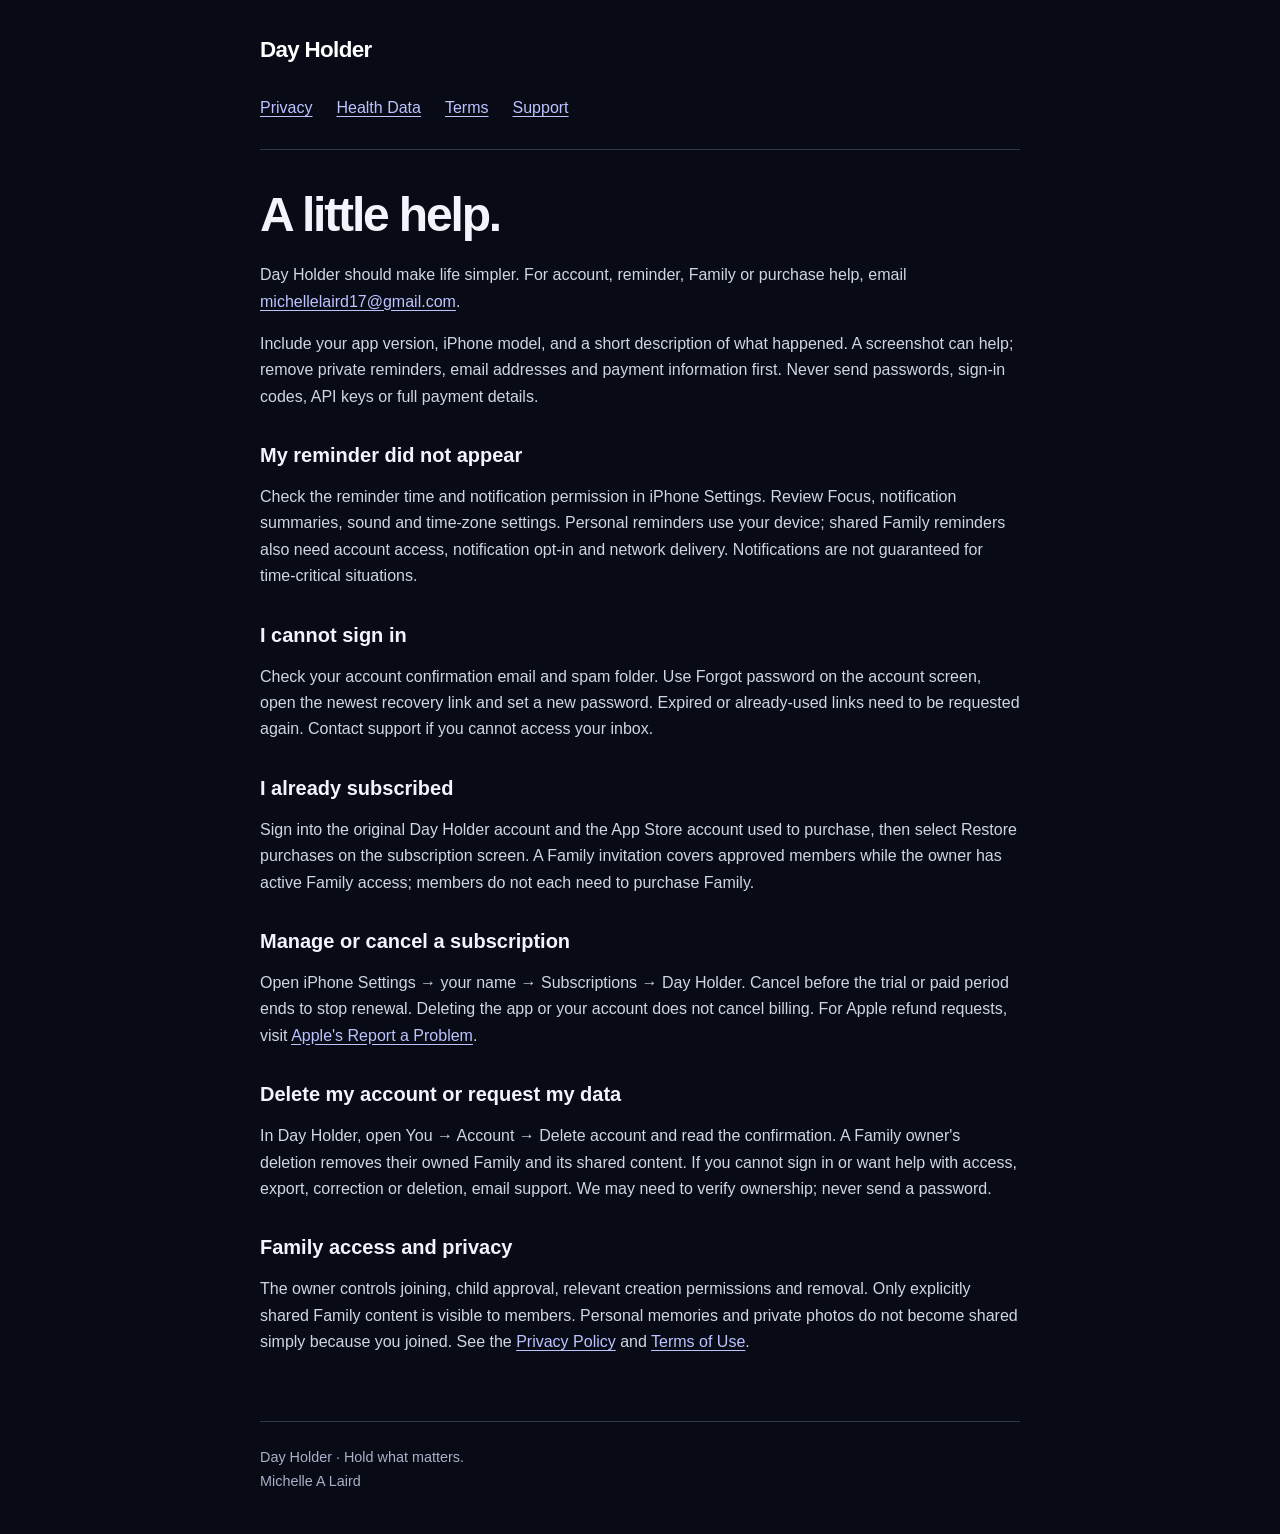
<file: index.html>
<!doctype html><html lang="en"><head><meta charset="utf-8"><meta name="viewport" content="width=device-width, initial-scale=1"><meta name="color-scheme" content="dark"><title>Support · Day Holder</title><link rel="stylesheet" href="style.css"></head><body><a class="skip" href="#main">Skip to content</a><header><a class="brand" href="index.html">Day Holder</a><nav aria-label="Information"><a href="privacy.html">Privacy</a><a href="consumer-health.html">Health Data</a><a href="terms.html">Terms</a><a href="support.html">Support</a></nav></header><main id="main"><h1>A little help.</h1>
<p>Day Holder should make life simpler. For account, reminder, Family or purchase help, email <a href="mailto:michellelaird17@gmail.com">michellelaird17@gmail.com</a>.</p>
<p>Include your app version, iPhone model, and a short description of what happened. A screenshot can help; remove private reminders, email addresses and payment information first. Never send passwords, sign-in codes, API keys or full payment details.</p>
<h2>My reminder did not appear</h2>
<p>Check the reminder time and notification permission in iPhone Settings. Review Focus, notification summaries, sound and time-zone settings. Personal reminders use your device; shared Family reminders also need account access, notification opt-in and network delivery. Notifications are not guaranteed for time-critical situations.</p>
<h2>I cannot sign in</h2>
<p>Check your account confirmation email and spam folder. Use Forgot password on the account screen, open the newest recovery link and set a new password. Expired or already-used links need to be requested again. Contact support if you cannot access your inbox.</p>
<h2>I already subscribed</h2>
<p>Sign into the original Day Holder account and the App Store account used to purchase, then select Restore purchases on the subscription screen. A Family invitation covers approved members while the owner has active Family access; members do not each need to purchase Family.</p>
<h2>Manage or cancel a subscription</h2>
<p>Open iPhone Settings → your name → Subscriptions → Day Holder. Cancel before the trial or paid period ends to stop renewal. Deleting the app or your account does not cancel billing. For Apple refund requests, visit <a href="https://reportaproblem.apple.com/">Apple's Report a Problem</a>.</p>
<h2>Delete my account or request my data</h2>
<p>In Day Holder, open You → Account → Delete account and read the confirmation. A Family owner's deletion removes their owned Family and its shared content. If you cannot sign in or want help with access, export, correction or deletion, email support. We may need to verify ownership; never send a password.</p>
<h2>Family access and privacy</h2>
<p>The owner controls joining, child approval, relevant creation permissions and removal. Only explicitly shared Family content is visible to members. Personal memories and private photos do not become shared simply because you joined. See the <a href="privacy.html">Privacy Policy</a> and <a href="terms.html">Terms of Use</a>.</p>
</main><footer>Day Holder · Hold what matters.<br>Michelle A Laird</footer></body></html>
</file>
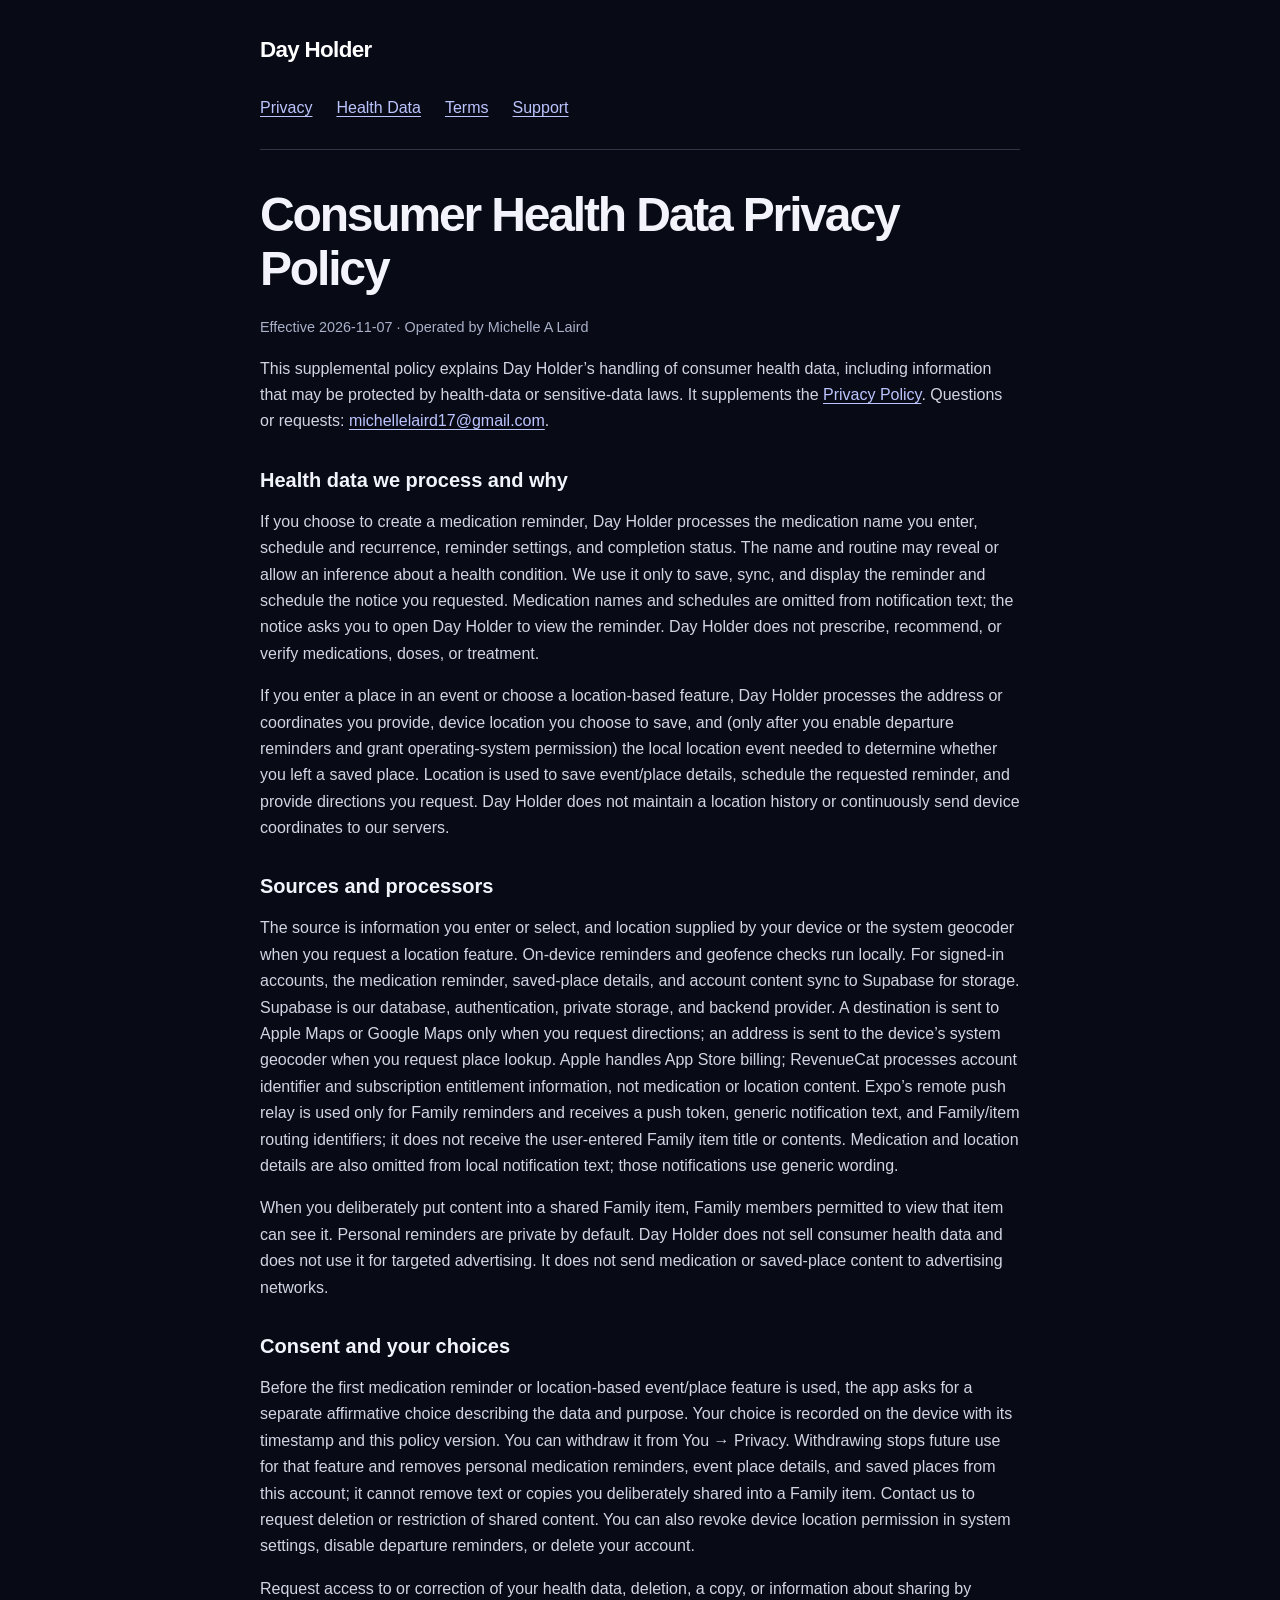
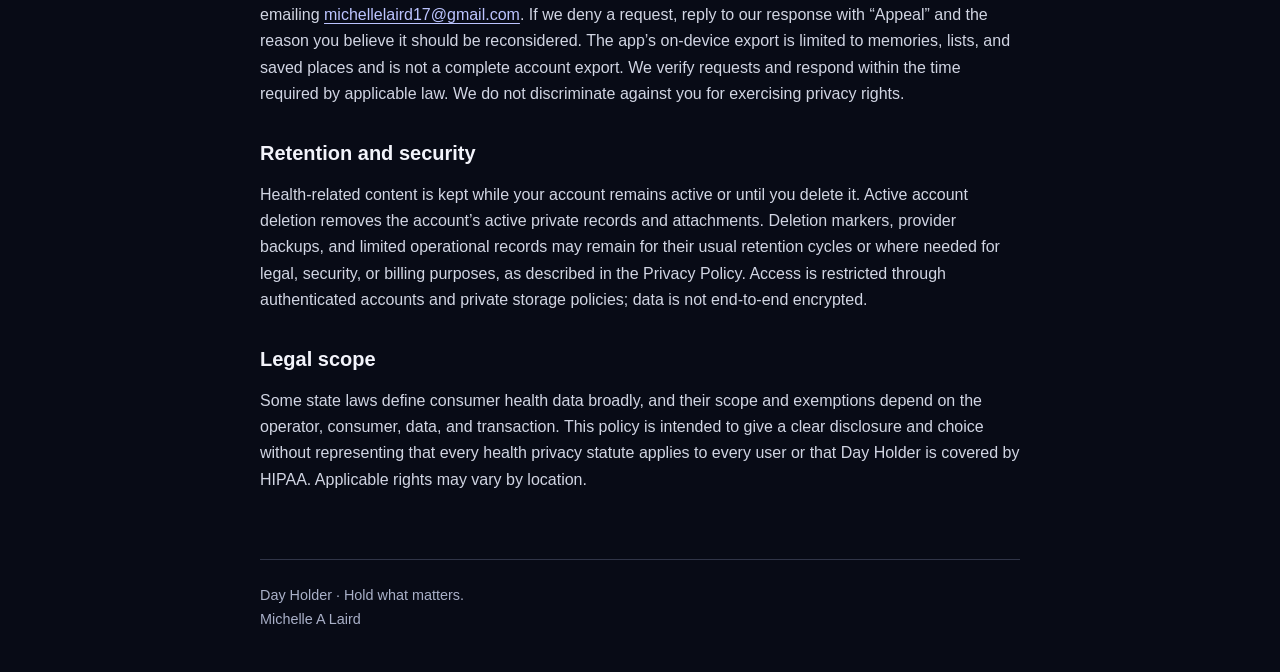
<file: consumer-health.html>
<!doctype html><html lang="en"><head><meta charset="utf-8"><meta name="viewport" content="width=device-width, initial-scale=1"><meta name="color-scheme" content="dark"><title>Consumer Health Data Privacy Policy · Day Holder</title><link rel="stylesheet" href="style.css"></head><body><a class="skip" href="#main">Skip to content</a><header><a class="brand" href="index.html">Day Holder</a><nav aria-label="Information"><a href="privacy.html">Privacy</a><a href="consumer-health.html">Health Data</a><a href="terms.html">Terms</a><a href="support.html">Support</a></nav></header><main id="main"><h1>Consumer Health Data Privacy Policy</h1>
<p class="meta">Effective 2026-11-07 · Operated by Michelle A Laird</p>
<p>This supplemental policy explains Day Holder’s handling of consumer health data, including information that may be protected by health-data or sensitive-data laws. It supplements the <a href="privacy.html">Privacy Policy</a>. Questions or requests: <a href="mailto:michellelaird17@gmail.com">michellelaird17@gmail.com</a>.</p>
<h2>Health data we process and why</h2>
<p>If you choose to create a medication reminder, Day Holder processes the medication name you enter, schedule and recurrence, reminder settings, and completion status. The name and routine may reveal or allow an inference about a health condition. We use it only to save, sync, and display the reminder and schedule the notice you requested. Medication names and schedules are omitted from notification text; the notice asks you to open Day Holder to view the reminder. Day Holder does not prescribe, recommend, or verify medications, doses, or treatment.</p>
<p>If you enter a place in an event or choose a location-based feature, Day Holder processes the address or coordinates you provide, device location you choose to save, and (only after you enable departure reminders and grant operating-system permission) the local location event needed to determine whether you left a saved place. Location is used to save event/place details, schedule the requested reminder, and provide directions you request. Day Holder does not maintain a location history or continuously send device coordinates to our servers.</p>
<h2>Sources and processors</h2>
<p>The source is information you enter or select, and location supplied by your device or the system geocoder when you request a location feature. On-device reminders and geofence checks run locally. For signed-in accounts, the medication reminder, saved-place details, and account content sync to Supabase for storage. Supabase is our database, authentication, private storage, and backend provider. A destination is sent to Apple Maps or Google Maps only when you request directions; an address is sent to the device’s system geocoder when you request place lookup. Apple handles App Store billing; RevenueCat processes account identifier and subscription entitlement information, not medication or location content. Expo’s remote push relay is used only for Family reminders and receives a push token, generic notification text, and Family/item routing identifiers; it does not receive the user-entered Family item title or contents. Medication and location details are also omitted from local notification text; those notifications use generic wording.</p>
<p>When you deliberately put content into a shared Family item, Family members permitted to view that item can see it. Personal reminders are private by default. Day Holder does not sell consumer health data and does not use it for targeted advertising. It does not send medication or saved-place content to advertising networks.</p>
<h2>Consent and your choices</h2>
<p>Before the first medication reminder or location-based event/place feature is used, the app asks for a separate affirmative choice describing the data and purpose. Your choice is recorded on the device with its timestamp and this policy version. You can withdraw it from You → Privacy. Withdrawing stops future use for that feature and removes personal medication reminders, event place details, and saved places from this account; it cannot remove text or copies you deliberately shared into a Family item. Contact us to request deletion or restriction of shared content. You can also revoke device location permission in system settings, disable departure reminders, or delete your account.</p>
<p>Request access to or correction of your health data, deletion, a copy, or information about sharing by emailing <a href="mailto:michellelaird17@gmail.com">michellelaird17@gmail.com</a>. If we deny a request, reply to our response with “Appeal” and the reason you believe it should be reconsidered. The app’s on-device export is limited to memories, lists, and saved places and is not a complete account export. We verify requests and respond within the time required by applicable law. We do not discriminate against you for exercising privacy rights.</p>
<h2>Retention and security</h2>
<p>Health-related content is kept while your account remains active or until you delete it. Active account deletion removes the account’s active private records and attachments. Deletion markers, provider backups, and limited operational records may remain for their usual retention cycles or where needed for legal, security, or billing purposes, as described in the Privacy Policy. Access is restricted through authenticated accounts and private storage policies; data is not end-to-end encrypted.</p>
<h2>Legal scope</h2>
<p>Some state laws define consumer health data broadly, and their scope and exemptions depend on the operator, consumer, data, and transaction. This policy is intended to give a clear disclosure and choice without representing that every health privacy statute applies to every user or that Day Holder is covered by HIPAA. Applicable rights may vary by location.</p>
</main><footer>Day Holder · Hold what matters.<br>Michelle A Laird</footer></body></html>
</file>
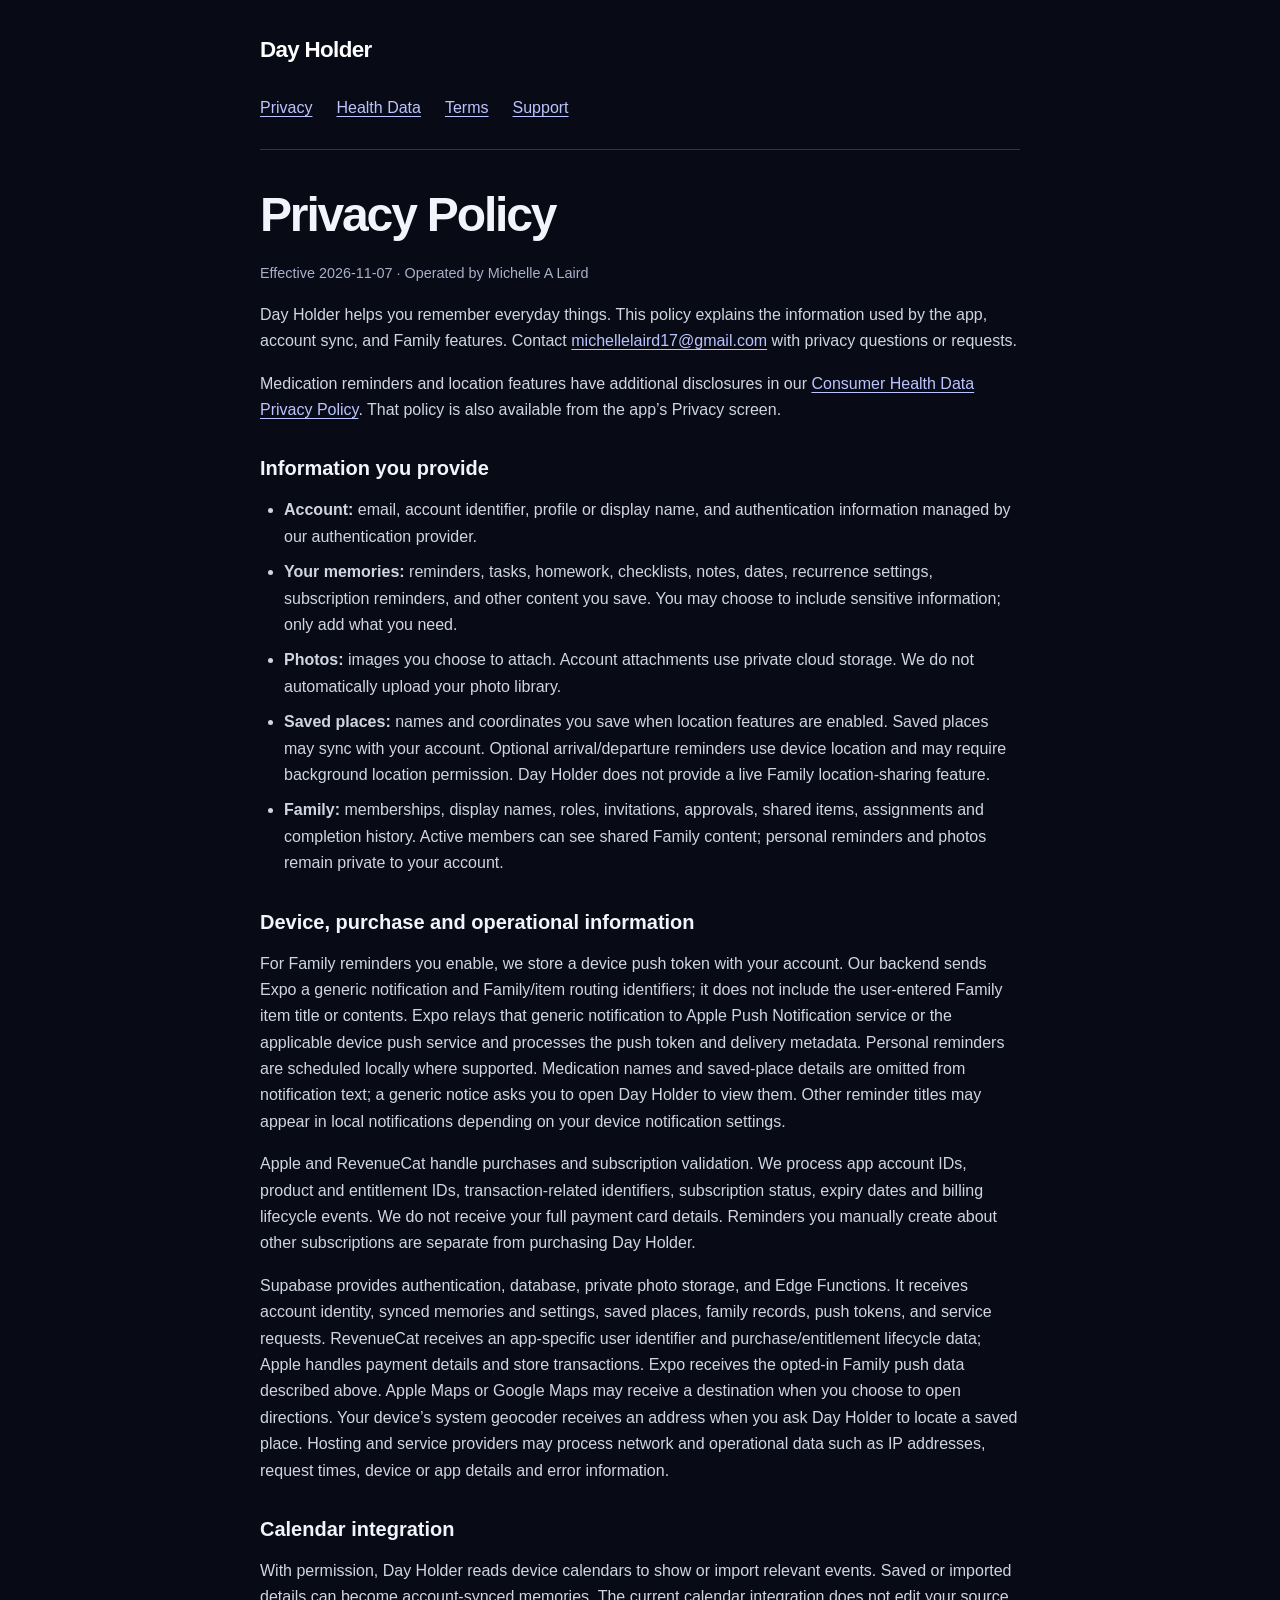
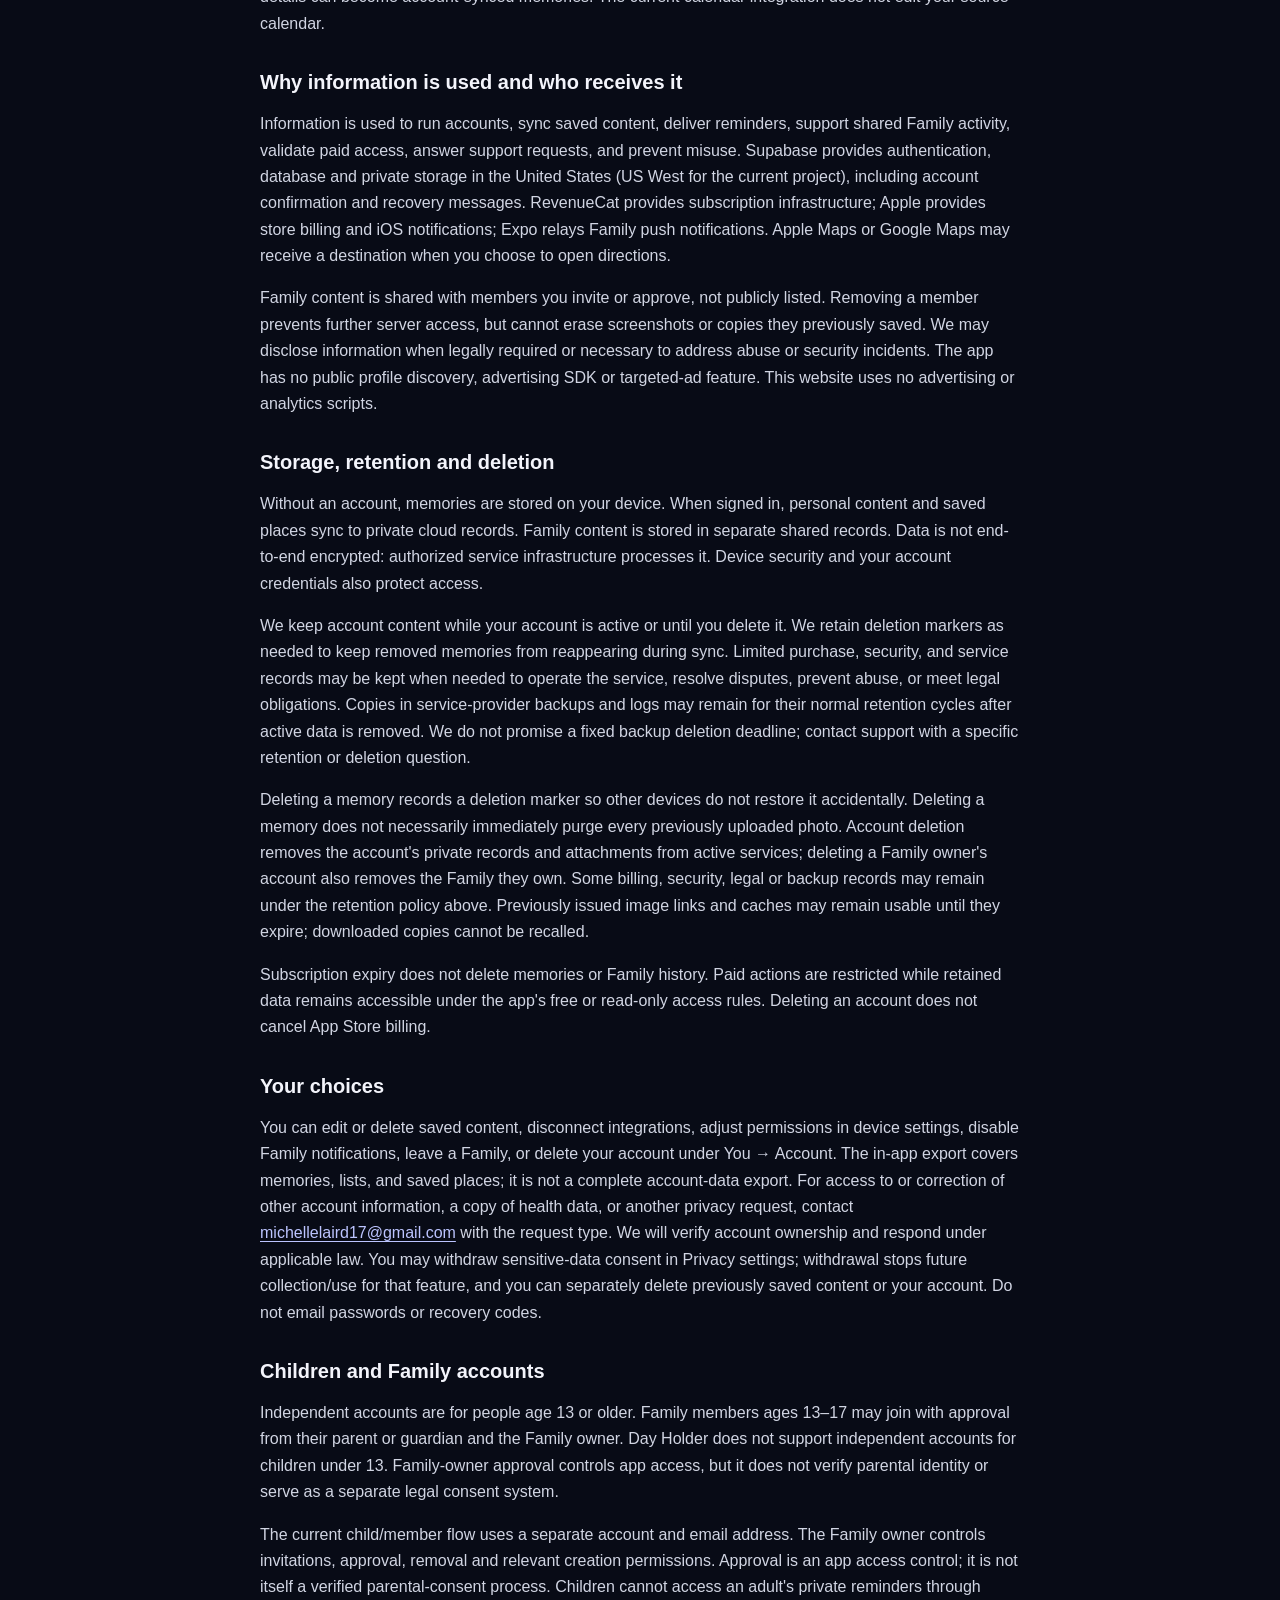
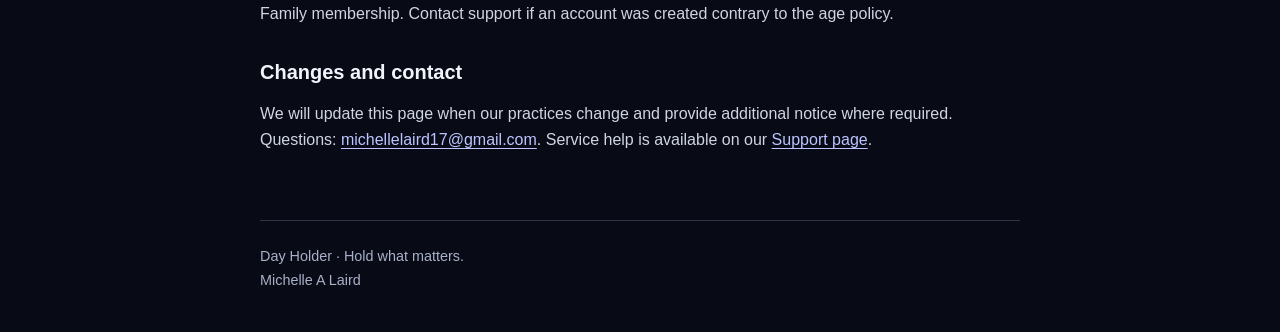
<file: privacy.html>
<!doctype html><html lang="en"><head><meta charset="utf-8"><meta name="viewport" content="width=device-width, initial-scale=1"><meta name="color-scheme" content="dark"><title>Privacy Policy · Day Holder</title><link rel="stylesheet" href="style.css"></head><body><a class="skip" href="#main">Skip to content</a><header><a class="brand" href="index.html">Day Holder</a><nav aria-label="Information"><a href="privacy.html">Privacy</a><a href="consumer-health.html">Health Data</a><a href="terms.html">Terms</a><a href="support.html">Support</a></nav></header><main id="main"><h1>Privacy Policy</h1>
<p class="meta">Effective 2026-11-07 · Operated by Michelle A Laird</p>
<p>Day Holder helps you remember everyday things. This policy explains the information used by the app, account sync, and Family features. Contact <a href="mailto:michellelaird17@gmail.com">michellelaird17@gmail.com</a> with privacy questions or requests.</p>
<p>Medication reminders and location features have additional disclosures in our <a href="consumer-health.html">Consumer Health Data Privacy Policy</a>. That policy is also available from the app’s Privacy screen.</p>
<h2>Information you provide</h2>
<ul>
<li><strong>Account:</strong> email, account identifier, profile or display name, and authentication information managed by our authentication provider.</li>
<li><strong>Your memories:</strong> reminders, tasks, homework, checklists, notes, dates, recurrence settings, subscription reminders, and other content you save. You may choose to include sensitive information; only add what you need.</li>
<li><strong>Photos:</strong> images you choose to attach. Account attachments use private cloud storage. We do not automatically upload your photo library.</li>
<li><strong>Saved places:</strong> names and coordinates you save when location features are enabled. Saved places may sync with your account. Optional arrival/departure reminders use device location and may require background location permission. Day Holder does not provide a live Family location-sharing feature.</li>
<li><strong>Family:</strong> memberships, display names, roles, invitations, approvals, shared items, assignments and completion history. Active members can see shared Family content; personal reminders and photos remain private to your account.</li>
</ul>
<h2>Device, purchase and operational information</h2>
<p>For Family reminders you enable, we store a device push token with your account. Our backend sends Expo a generic notification and Family/item routing identifiers; it does not include the user-entered Family item title or contents. Expo relays that generic notification to Apple Push Notification service or the applicable device push service and processes the push token and delivery metadata. Personal reminders are scheduled locally where supported. Medication names and saved-place details are omitted from notification text; a generic notice asks you to open Day Holder to view them. Other reminder titles may appear in local notifications depending on your device notification settings.</p>
<p>Apple and RevenueCat handle purchases and subscription validation. We process app account IDs, product and entitlement IDs, transaction-related identifiers, subscription status, expiry dates and billing lifecycle events. We do not receive your full payment card details. Reminders you manually create about other subscriptions are separate from purchasing Day Holder.</p>
<p>Supabase provides authentication, database, private photo storage, and Edge Functions. It receives account identity, synced memories and settings, saved places, family records, push tokens, and service requests. RevenueCat receives an app-specific user identifier and purchase/entitlement lifecycle data; Apple handles payment details and store transactions. Expo receives the opted-in Family push data described above. Apple Maps or Google Maps may receive a destination when you choose to open directions. Your device’s system geocoder receives an address when you ask Day Holder to locate a saved place. Hosting and service providers may process network and operational data such as IP addresses, request times, device or app details and error information.</p>
<h2>Calendar integration</h2>
<p>With permission, Day Holder reads device calendars to show or import relevant events. Saved or imported details can become account-synced memories. The current calendar integration does not edit your source calendar.</p>
<h2>Why information is used and who receives it</h2>
<p>Information is used to run accounts, sync saved content, deliver reminders, support shared Family activity, validate paid access, answer support requests, and prevent misuse. Supabase provides authentication, database and private storage in the United States (US West for the current project), including account confirmation and recovery messages. RevenueCat provides subscription infrastructure; Apple provides store billing and iOS notifications; Expo relays Family push notifications. Apple Maps or Google Maps may receive a destination when you choose to open directions.</p>
<p>Family content is shared with members you invite or approve, not publicly listed. Removing a member prevents further server access, but cannot erase screenshots or copies they previously saved. We may disclose information when legally required or necessary to address abuse or security incidents. The app has no public profile discovery, advertising SDK or targeted-ad feature. This website uses no advertising or analytics scripts.</p>
<h2>Storage, retention and deletion</h2>
<p>Without an account, memories are stored on your device. When signed in, personal content and saved places sync to private cloud records. Family content is stored in separate shared records. Data is not end-to-end encrypted: authorized service infrastructure processes it. Device security and your account credentials also protect access.</p>
<p>We keep account content while your account is active or until you delete it. We retain deletion markers as needed to keep removed memories from reappearing during sync. Limited purchase, security, and service records may be kept when needed to operate the service, resolve disputes, prevent abuse, or meet legal obligations. Copies in service-provider backups and logs may remain for their normal retention cycles after active data is removed. We do not promise a fixed backup deletion deadline; contact support with a specific retention or deletion question.</p>
<p>Deleting a memory records a deletion marker so other devices do not restore it accidentally. Deleting a memory does not necessarily immediately purge every previously uploaded photo. Account deletion removes the account's private records and attachments from active services; deleting a Family owner's account also removes the Family they own. Some billing, security, legal or backup records may remain under the retention policy above. Previously issued image links and caches may remain usable until they expire; downloaded copies cannot be recalled.</p>
<p>Subscription expiry does not delete memories or Family history. Paid actions are restricted while retained data remains accessible under the app's free or read-only access rules. Deleting an account does not cancel App Store billing.</p>
<h2>Your choices</h2>
<p>You can edit or delete saved content, disconnect integrations, adjust permissions in device settings, disable Family notifications, leave a Family, or delete your account under You → Account. The in-app export covers memories, lists, and saved places; it is not a complete account-data export. For access to or correction of other account information, a copy of health data, or another privacy request, contact <a href="mailto:michellelaird17@gmail.com">michellelaird17@gmail.com</a> with the request type. We will verify account ownership and respond under applicable law. You may withdraw sensitive-data consent in Privacy settings; withdrawal stops future collection/use for that feature, and you can separately delete previously saved content or your account. Do not email passwords or recovery codes.</p>
<h2>Children and Family accounts</h2>
<p>Independent accounts are for people age 13 or older. Family members ages 13–17 may join with approval from their parent or guardian and the Family owner. Day Holder does not support independent accounts for children under 13. Family-owner approval controls app access, but it does not verify parental identity or serve as a separate legal consent system.</p>
<p>The current child/member flow uses a separate account and email address. The Family owner controls invitations, approval, removal and relevant creation permissions. Approval is an app access control; it is not itself a verified parental-consent process. Children cannot access an adult's private reminders through Family membership. Contact support if an account was created contrary to the age policy.</p>
<h2>Changes and contact</h2>
<p>We will update this page when our practices change and provide additional notice where required. Questions: <a href="mailto:michellelaird17@gmail.com">michellelaird17@gmail.com</a>. Service help is available on our <a href="support.html">Support page</a>.</p>
</main><footer>Day Holder · Hold what matters.<br>Michelle A Laird</footer></body></html>
</file>
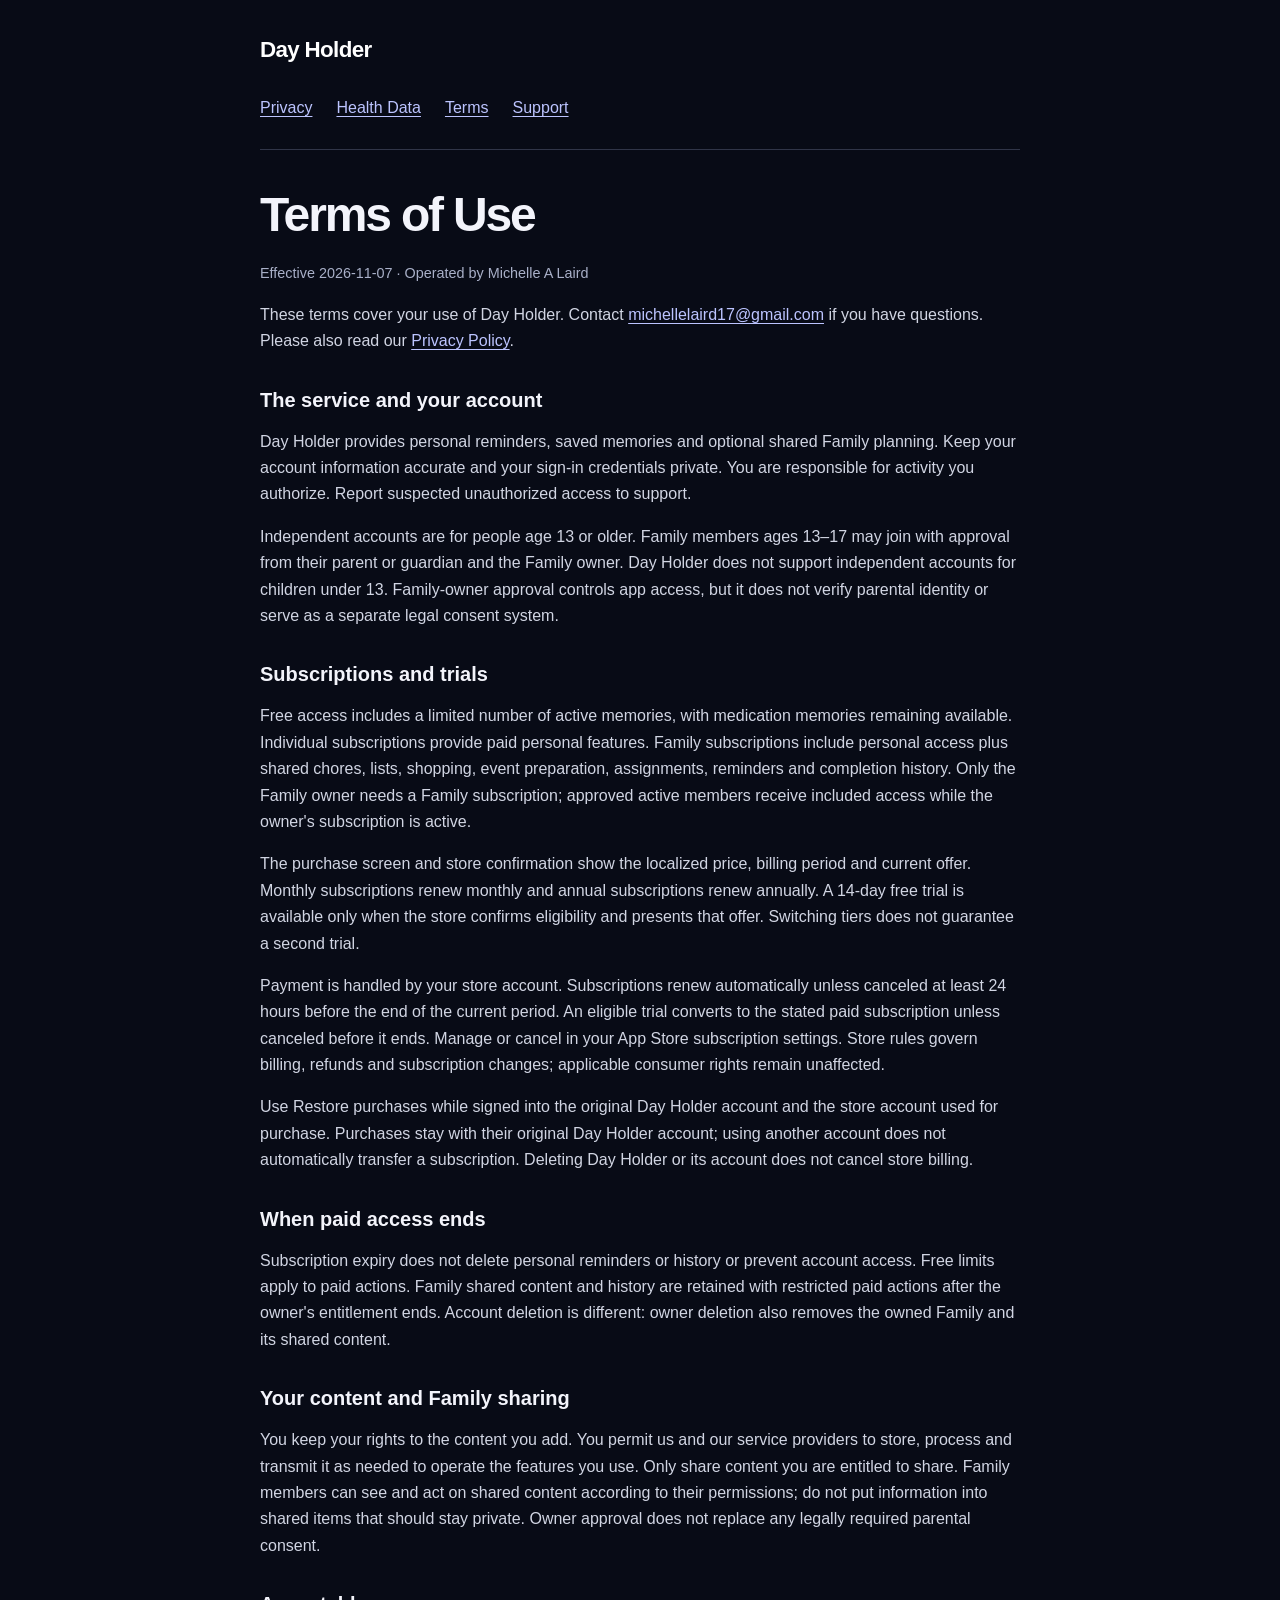
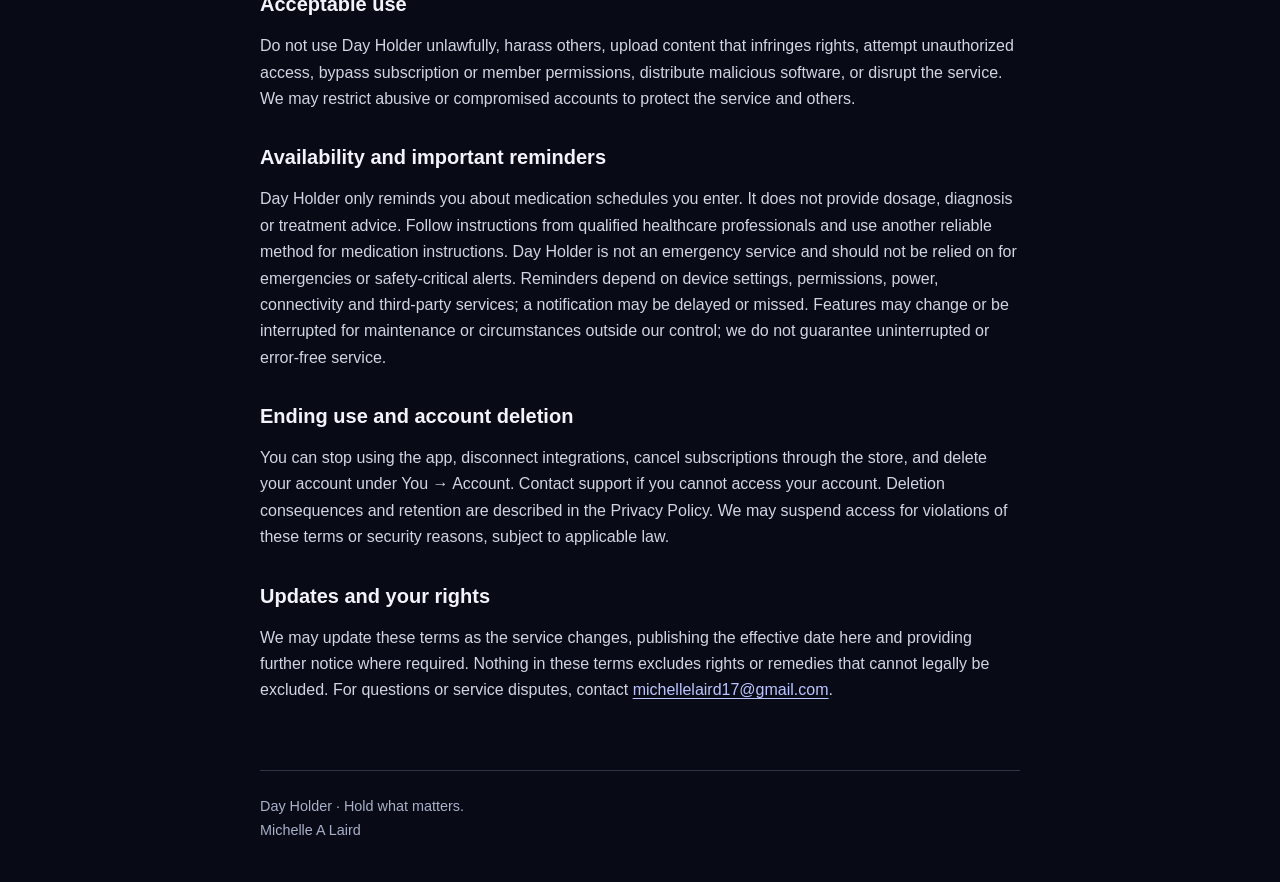
<file: terms.html>
<!doctype html><html lang="en"><head><meta charset="utf-8"><meta name="viewport" content="width=device-width, initial-scale=1"><meta name="color-scheme" content="dark"><title>Terms of Use · Day Holder</title><link rel="stylesheet" href="style.css"></head><body><a class="skip" href="#main">Skip to content</a><header><a class="brand" href="index.html">Day Holder</a><nav aria-label="Information"><a href="privacy.html">Privacy</a><a href="consumer-health.html">Health Data</a><a href="terms.html">Terms</a><a href="support.html">Support</a></nav></header><main id="main"><h1>Terms of Use</h1>
<p class="meta">Effective 2026-11-07 · Operated by Michelle A Laird</p>
<p>These terms cover your use of Day Holder. Contact <a href="mailto:michellelaird17@gmail.com">michellelaird17@gmail.com</a> if you have questions. Please also read our <a href="privacy.html">Privacy Policy</a>.</p>
<h2>The service and your account</h2>
<p>Day Holder provides personal reminders, saved memories and optional shared Family planning. Keep your account information accurate and your sign-in credentials private. You are responsible for activity you authorize. Report suspected unauthorized access to support.</p>
<p>Independent accounts are for people age 13 or older. Family members ages 13–17 may join with approval from their parent or guardian and the Family owner. Day Holder does not support independent accounts for children under 13. Family-owner approval controls app access, but it does not verify parental identity or serve as a separate legal consent system.</p>
<h2>Subscriptions and trials</h2>
<p>Free access includes a limited number of active memories, with medication memories remaining available. Individual subscriptions provide paid personal features. Family subscriptions include personal access plus shared chores, lists, shopping, event preparation, assignments, reminders and completion history. Only the Family owner needs a Family subscription; approved active members receive included access while the owner's subscription is active.</p>
<p>The purchase screen and store confirmation show the localized price, billing period and current offer. Monthly subscriptions renew monthly and annual subscriptions renew annually. A 14-day free trial is available only when the store confirms eligibility and presents that offer. Switching tiers does not guarantee a second trial.</p>
<p>Payment is handled by your store account. Subscriptions renew automatically unless canceled at least 24 hours before the end of the current period. An eligible trial converts to the stated paid subscription unless canceled before it ends. Manage or cancel in your App Store subscription settings. Store rules govern billing, refunds and subscription changes; applicable consumer rights remain unaffected.</p>
<p>Use Restore purchases while signed into the original Day Holder account and the store account used for purchase. Purchases stay with their original Day Holder account; using another account does not automatically transfer a subscription. Deleting Day Holder or its account does not cancel store billing.</p>
<h2>When paid access ends</h2>
<p>Subscription expiry does not delete personal reminders or history or prevent account access. Free limits apply to paid actions. Family shared content and history are retained with restricted paid actions after the owner's entitlement ends. Account deletion is different: owner deletion also removes the owned Family and its shared content.</p>
<h2>Your content and Family sharing</h2>
<p>You keep your rights to the content you add. You permit us and our service providers to store, process and transmit it as needed to operate the features you use. Only share content you are entitled to share. Family members can see and act on shared content according to their permissions; do not put information into shared items that should stay private. Owner approval does not replace any legally required parental consent.</p>
<h2>Acceptable use</h2>
<p>Do not use Day Holder unlawfully, harass others, upload content that infringes rights, attempt unauthorized access, bypass subscription or member permissions, distribute malicious software, or disrupt the service. We may restrict abusive or compromised accounts to protect the service and others.</p>
<h2>Availability and important reminders</h2>
<p>Day Holder only reminds you about medication schedules you enter. It does not provide dosage, diagnosis or treatment advice. Follow instructions from qualified healthcare professionals and use another reliable method for medication instructions. Day Holder is not an emergency service and should not be relied on for emergencies or safety-critical alerts. Reminders depend on device settings, permissions, power, connectivity and third-party services; a notification may be delayed or missed. Features may change or be interrupted for maintenance or circumstances outside our control; we do not guarantee uninterrupted or error-free service.</p>
<h2>Ending use and account deletion</h2>
<p>You can stop using the app, disconnect integrations, cancel subscriptions through the store, and delete your account under You → Account. Contact support if you cannot access your account. Deletion consequences and retention are described in the Privacy Policy. We may suspend access for violations of these terms or security reasons, subject to applicable law.</p>
<h2>Updates and your rights</h2>
<p>We may update these terms as the service changes, publishing the effective date here and providing further notice where required. Nothing in these terms excludes rights or remedies that cannot legally be excluded. For questions or service disputes, contact <a href="mailto:michellelaird17@gmail.com">michellelaird17@gmail.com</a>.</p>
</main><footer>Day Holder · Hold what matters.<br>Michelle A Laird</footer></body></html>
</file>
<file: style.css>
:root { color-scheme: dark; font-family: -apple-system, BlinkMacSystemFont, "Segoe UI", sans-serif; background: #080b16; color: #f3f4fb; line-height: 1.65; }
* { box-sizing: border-box; }
body { margin: 0; }
a { color: #bcc4ff; text-underline-offset: .2em; }
a:focus-visible { outline: 2px solid #bcc4ff; outline-offset: 5px; }
header, main, footer { width: min(100% - 40px, 760px); margin: auto; }
header { padding: 32px 0 20px; border-bottom: 1px solid #303548; }
.brand { font-weight: 750; letter-spacing: -.03em; font-size: 1.4rem; text-decoration: none; color: #fff; }
nav { display: flex; gap: 24px; flex-wrap: wrap; margin-top: 18px; }
nav a { padding: 8px 0; }
main { padding: 38px 0 50px; }
h1 { font-size: clamp(2rem, 7vw, 3rem); line-height: 1.12; letter-spacing: -.045em; margin: 0 0 20px; }
h2 { font-size: 1.25rem; line-height: 1.3; margin: 32px 0 10px; }
p, li { color: #d1d5e3; }
li { margin-bottom: 9px; }
ul { padding-left: 24px; }
.meta { color: #a9b0c8; font-size: .9rem; }
.notice { padding: 16px; border: 1px solid #887337; border-radius: 8px; background: #302815; color: #f6e5b0; }
footer { border-top: 1px solid #303548; padding: 24px 0 40px; color: #a9b0c8; font-size: .9rem; }
.skip { position: absolute; left: -9999px; }
.skip:focus { left: 20px; top: 8px; background: #080b16; padding: 8px; }
</file>
